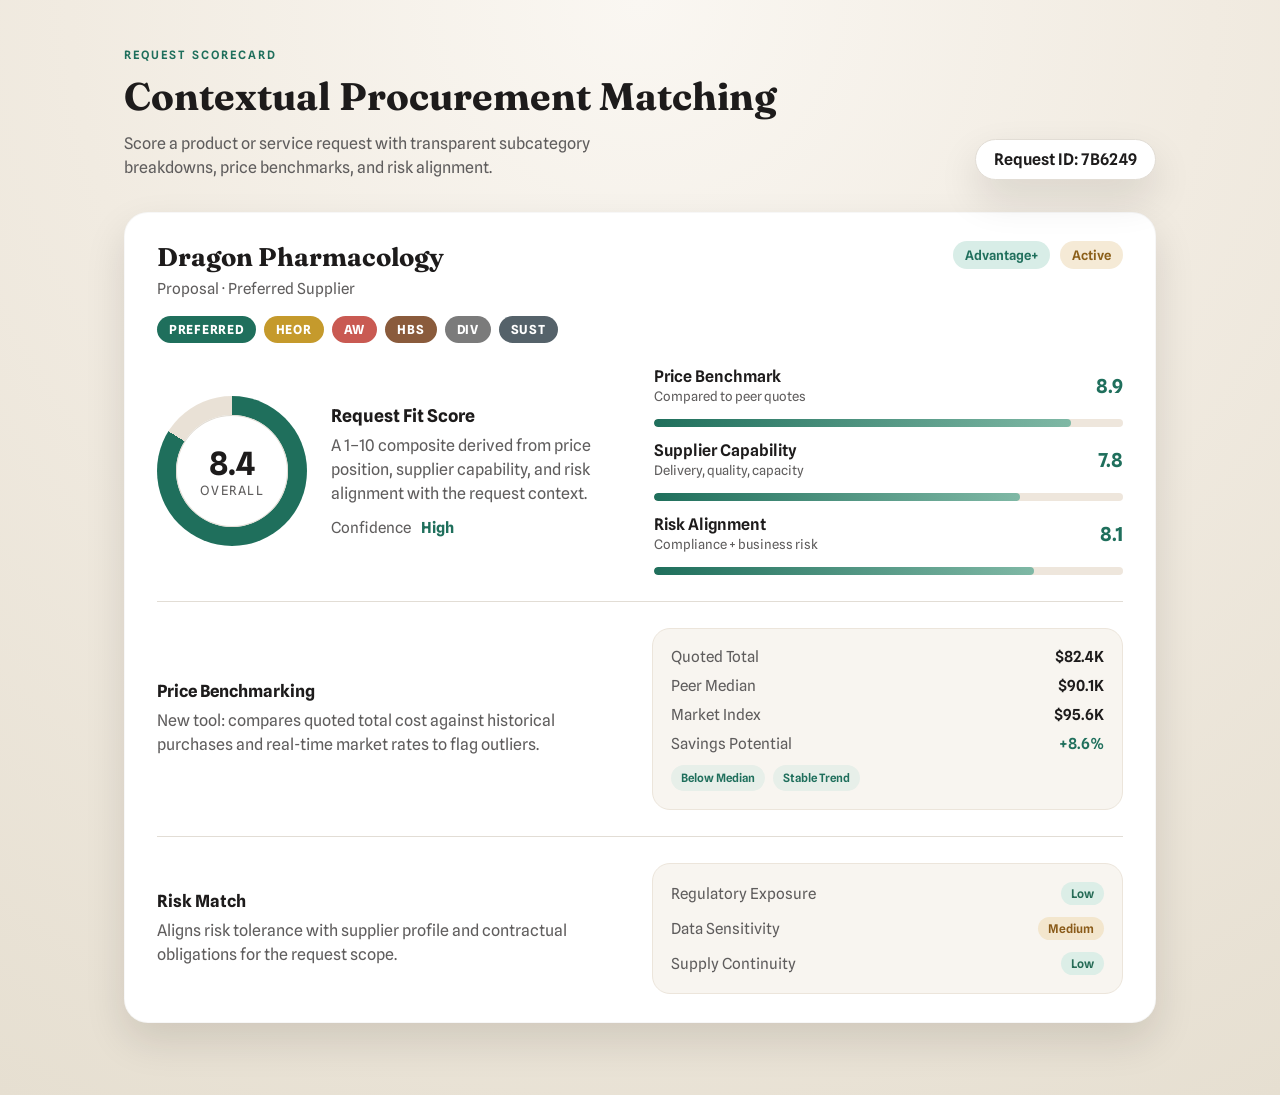
<file: price-benchmarking/example_price_benchmarking.html>
<!DOCTYPE html>
<html lang="en">
  <head>
    <meta charset="UTF-8" />
    <meta name="viewport" content="width=device-width, initial-scale=1.0" />
    <title>Procurement Match — Request Scorecard</title>
    <link rel="preconnect" href="https://fonts.googleapis.com" />
    <link rel="preconnect" href="https://fonts.gstatic.com" crossorigin />
    <link
      href="https://fonts.googleapis.com/css2?family=Fraunces:opsz,wght@9..144,500;9..144,700&family=Spline+Sans:wght@300;400;500;600;700&display=swap"
      rel="stylesheet"
    />
    <link rel="stylesheet" href="styles.css" />
  </head>
  <body>
    <main class="page">
      <header class="page-header">
        <div>
          <p class="eyebrow">Request Scorecard</p>
          <h1>Contextual Procurement Matching</h1>
          <p class="subhead">
            Score a product or service request with transparent subcategory
            breakdowns, price benchmarks, and risk alignment.
          </p>
        </div>
        <div class="meta-pill">Request ID: 7B6249</div>
      </header>

      <section class="scorecard">
        <div class="card">
          <div class="card-header">
            <div>
              <h2>Dragon Pharmacology</h2>
              <p class="card-subtitle">Proposal · Preferred Supplier</p>
            </div>
            <div class="status-row">
              <span class="status status-green">Advantage+</span>
              <span class="status status-amber">Active</span>
            </div>
          </div>

          <div class="badge-row" role="list">
            <span class="badge badge-green">Preferred</span>
            <span class="badge badge-gold">HEOR</span>
            <span class="badge badge-red">AW</span>
            <span class="badge badge-brown">HBS</span>
            <span class="badge badge-gray">Div</span>
            <span class="badge badge-slate">Sust</span>
          </div>

          <div class="score-grid">
            <div class="score-overview">
              <div class="score-ring" aria-hidden="true">
                <div class="score-ring-inner">
                  <span class="score-value">8.4</span>
                  <span class="score-label">Overall</span>
                </div>
              </div>
              <div class="score-copy">
                <h3>Request Fit Score</h3>
                <p>
                  A 1–10 composite derived from price position, supplier
                  capability, and risk alignment with the request context.
                </p>
                <div class="score-foot">
                  <span>Confidence</span>
                  <strong>High</strong>
                </div>
              </div>
            </div>

            <div class="subscore">
              <div class="subscore-row">
                <div>
                  <span class="subscore-title">Price Benchmark</span>
                  <span class="subscore-desc">Compared to peer quotes</span>
                </div>
                <div class="subscore-value">8.9</div>
              </div>
              <div class="bar">
                <span style="width: 89%"></span>
              </div>

              <div class="subscore-row">
                <div>
                  <span class="subscore-title">Supplier Capability</span>
                  <span class="subscore-desc">Delivery, quality, capacity</span>
                </div>
                <div class="subscore-value">7.8</div>
              </div>
              <div class="bar">
                <span style="width: 78%"></span>
              </div>

              <div class="subscore-row">
                <div>
                  <span class="subscore-title">Risk Alignment</span>
                  <span class="subscore-desc">Compliance + business risk</span>
                </div>
                <div class="subscore-value">8.1</div>
              </div>
              <div class="bar">
                <span style="width: 81%"></span>
              </div>
            </div>
          </div>

          <div class="divider"></div>

          <div class="insights">
            <div>
              <h4>Price Benchmarking</h4>
              <p>
                New tool: compares quoted total cost against historical purchases
                and real-time market rates to flag outliers.
              </p>
            </div>
            <div class="benchmark-panel">
              <div class="benchmark-row">
                <span class="benchmark-label">Quoted Total</span>
                <span class="benchmark-value">$82.4K</span>
              </div>
              <div class="benchmark-row">
                <span class="benchmark-label">Peer Median</span>
                <span class="benchmark-value">$90.1K</span>
              </div>
              <div class="benchmark-row">
                <span class="benchmark-label">Market Index</span>
                <span class="benchmark-value">$95.6K</span>
              </div>
              <div class="benchmark-row">
                <span class="benchmark-label">Savings Potential</span>
                <span class="benchmark-value positive">+8.6%</span>
              </div>
              <div class="chip-row">
                <span class="chip">Below Median</span>
                <span class="chip">Stable Trend</span>
              </div>
            </div>
          </div>

          <div class="divider"></div>

          <div class="risk-match">
            <div>
              <h4>Risk Match</h4>
              <p>
                Aligns risk tolerance with supplier profile and contractual
                obligations for the request scope.
              </p>
            </div>
            <div class="risk-panel">
              <div class="risk-item">
                <span class="risk-label">Regulatory Exposure</span>
                <span class="risk-tag low">Low</span>
              </div>
              <div class="risk-item">
                <span class="risk-label">Data Sensitivity</span>
                <span class="risk-tag medium">Medium</span>
              </div>
              <div class="risk-item">
                <span class="risk-label">Supply Continuity</span>
                <span class="risk-tag low">Low</span>
              </div>
            </div>
          </div>
        </div>
      </section>
    </main>
  </body>
</html>
</file>
<file: price-benchmarking/styles.css>
:root {
  --ink: #1d1b1b;
  --muted: #5f5d5d;
  --bg: #f2efe9;
  --card: #ffffff;
  --accent: #1f6f5c;
  --accent-soft: #d8ede7;
  --gold: #c59a2c;
  --amber: #e6b66a;
  --red: #c95a52;
  --brown: #8a5b3c;
  --slate: #55626a;
  --border: #e2ddd5;
  --shadow: 0 18px 40px rgba(22, 16, 10, 0.12);
}

* {
  box-sizing: border-box;
  margin: 0;
  padding: 0;
}

body {
  font-family: "Spline Sans", system-ui, sans-serif;
  color: var(--ink);
  background: radial-gradient(circle at top, #faf7f2 0%, #f1ebe1 45%, #e6dfd1 100%);
  min-height: 100vh;
}

.page {
  max-width: 1080px;
  margin: 0 auto;
  padding: 48px 24px 72px;
}

.page-header {
  display: flex;
  justify-content: space-between;
  gap: 24px;
  align-items: flex-end;
  margin-bottom: 32px;
}

.eyebrow {
  text-transform: uppercase;
  letter-spacing: 0.18em;
  font-size: 0.72rem;
  font-weight: 600;
  color: var(--accent);
  margin-bottom: 10px;
}

h1 {
  font-family: "Fraunces", "Times New Roman", serif;
  font-size: clamp(2rem, 3vw, 2.8rem);
  margin-bottom: 12px;
}

.subhead {
  color: var(--muted);
  font-size: 1rem;
  max-width: 520px;
  line-height: 1.5;
}

.meta-pill {
  background: var(--card);
  border: 1px solid var(--border);
  border-radius: 999px;
  padding: 10px 18px;
  font-weight: 600;
  box-shadow: var(--shadow);
}

.card {
  background: var(--card);
  border-radius: 24px;
  padding: 28px 32px;
  box-shadow: var(--shadow);
  border: 1px solid rgba(0, 0, 0, 0.03);
}

.card-header {
  display: flex;
  justify-content: space-between;
  align-items: flex-start;
  gap: 16px;
  margin-bottom: 18px;
}

.card-header h2 {
  font-family: "Fraunces", "Times New Roman", serif;
  font-size: 1.6rem;
  margin-bottom: 6px;
}

.card-subtitle {
  color: var(--muted);
  font-size: 0.95rem;
}

.status-row {
  display: flex;
  gap: 10px;
}

.status {
  padding: 6px 12px;
  border-radius: 999px;
  font-size: 0.82rem;
  font-weight: 600;
}

.status-green {
  background: var(--accent-soft);
  color: var(--accent);
}

.status-amber {
  background: #f5ead6;
  color: #8b5f19;
}

.badge-row {
  display: flex;
  flex-wrap: wrap;
  gap: 8px;
  margin-bottom: 24px;
}

.badge {
  border-radius: 999px;
  padding: 6px 12px;
  font-size: 0.78rem;
  font-weight: 700;
  text-transform: uppercase;
  letter-spacing: 0.06em;
  color: #fff;
}

.badge-green {
  background: var(--accent);
}

.badge-gold {
  background: var(--gold);
}

.badge-red {
  background: var(--red);
}

.badge-brown {
  background: var(--brown);
}

.badge-gray {
  background: #7b7b7b;
}

.badge-slate {
  background: var(--slate);
}

.score-grid {
  display: grid;
  grid-template-columns: minmax(220px, 1fr) minmax(260px, 1fr);
  gap: 28px;
  align-items: center;
}

.score-overview {
  display: grid;
  grid-template-columns: auto 1fr;
  gap: 24px;
  align-items: center;
}

.score-ring {
  width: 150px;
  height: 150px;
  border-radius: 50%;
  background: conic-gradient(
    var(--accent) 0deg,
    var(--accent) 302deg,
    #e9e1d6 302deg
  );
  display: grid;
  place-items: center;
}

.score-ring-inner {
  width: 112px;
  height: 112px;
  background: #fff;
  border-radius: 50%;
  display: flex;
  flex-direction: column;
  align-items: center;
  justify-content: center;
  box-shadow: inset 0 0 0 1px var(--border);
}

.score-value {
  font-size: 2rem;
  font-weight: 700;
}

.score-label {
  font-size: 0.8rem;
  text-transform: uppercase;
  letter-spacing: 0.1em;
  color: var(--muted);
}

.score-copy h3 {
  font-size: 1.1rem;
  margin-bottom: 8px;
}

.score-copy p {
  color: var(--muted);
  line-height: 1.5;
  margin-bottom: 12px;
}

.score-foot {
  display: flex;
  gap: 10px;
  align-items: center;
  font-size: 0.95rem;
  color: var(--muted);
}

.score-foot strong {
  color: var(--accent);
}

.subscore {
  display: grid;
  gap: 14px;
}

.subscore-row {
  display: flex;
  justify-content: space-between;
  align-items: center;
  gap: 12px;
}

.subscore-title {
  font-weight: 600;
  display: block;
}

.subscore-desc {
  font-size: 0.82rem;
  color: var(--muted);
}

.subscore-value {
  font-size: 1.2rem;
  font-weight: 700;
  color: var(--accent);
}

.bar {
  height: 8px;
  background: #eee6dc;
  border-radius: 999px;
  overflow: hidden;
}

.bar span {
  display: block;
  height: 100%;
  background: linear-gradient(90deg, var(--accent), #7fb8a5);
  border-radius: 999px;
}

.divider {
  height: 1px;
  background: var(--border);
  margin: 26px 0;
}

.insights,
.risk-match {
  display: grid;
  grid-template-columns: minmax(200px, 1fr) minmax(240px, 1fr);
  gap: 24px;
  align-items: center;
}

.insights h4,
.risk-match h4 {
  font-size: 1.05rem;
  margin-bottom: 8px;
}

.insights p,
.risk-match p {
  color: var(--muted);
  line-height: 1.5;
}

.benchmark-panel {
  background: #f8f5f0;
  border-radius: 18px;
  padding: 18px;
  border: 1px solid #ece5db;
}

.benchmark-row {
  display: flex;
  justify-content: space-between;
  font-size: 0.95rem;
  margin-bottom: 10px;
}

.benchmark-label {
  color: var(--muted);
}

.benchmark-value {
  font-weight: 600;
}

.benchmark-value.positive {
  color: var(--accent);
}

.chip-row {
  display: flex;
  gap: 8px;
  margin-top: 12px;
}

.chip {
  padding: 6px 10px;
  border-radius: 999px;
  font-size: 0.72rem;
  font-weight: 600;
  background: #e7efe9;
  color: var(--accent);
}

.risk-panel {
  background: #f8f5f0;
  border-radius: 18px;
  padding: 18px;
  border: 1px solid #ece5db;
  display: grid;
  gap: 12px;
}

.risk-item {
  display: flex;
  justify-content: space-between;
  align-items: center;
  font-size: 0.95rem;
}

.risk-label {
  color: var(--muted);
}

.risk-tag {
  padding: 4px 10px;
  border-radius: 999px;
  font-size: 0.75rem;
  font-weight: 600;
}

.risk-tag.low {
  background: #dceee7;
  color: #266b56;
}

.risk-tag.medium {
  background: #f3e6cd;
  color: #8a5b19;
}

@media (max-width: 900px) {
  .page-header {
    flex-direction: column;
    align-items: flex-start;
  }

  .score-grid,
  .insights,
  .risk-match {
    grid-template-columns: 1fr;
  }

  .score-overview {
    grid-template-columns: 1fr;
  }

  .score-ring {
    margin: 0 auto;
  }
}

@media (max-width: 600px) {
  .card {
    padding: 22px;
  }

  .card-header {
    flex-direction: column;
  }

  .status-row {
    align-self: flex-start;
  }
}
</file>
